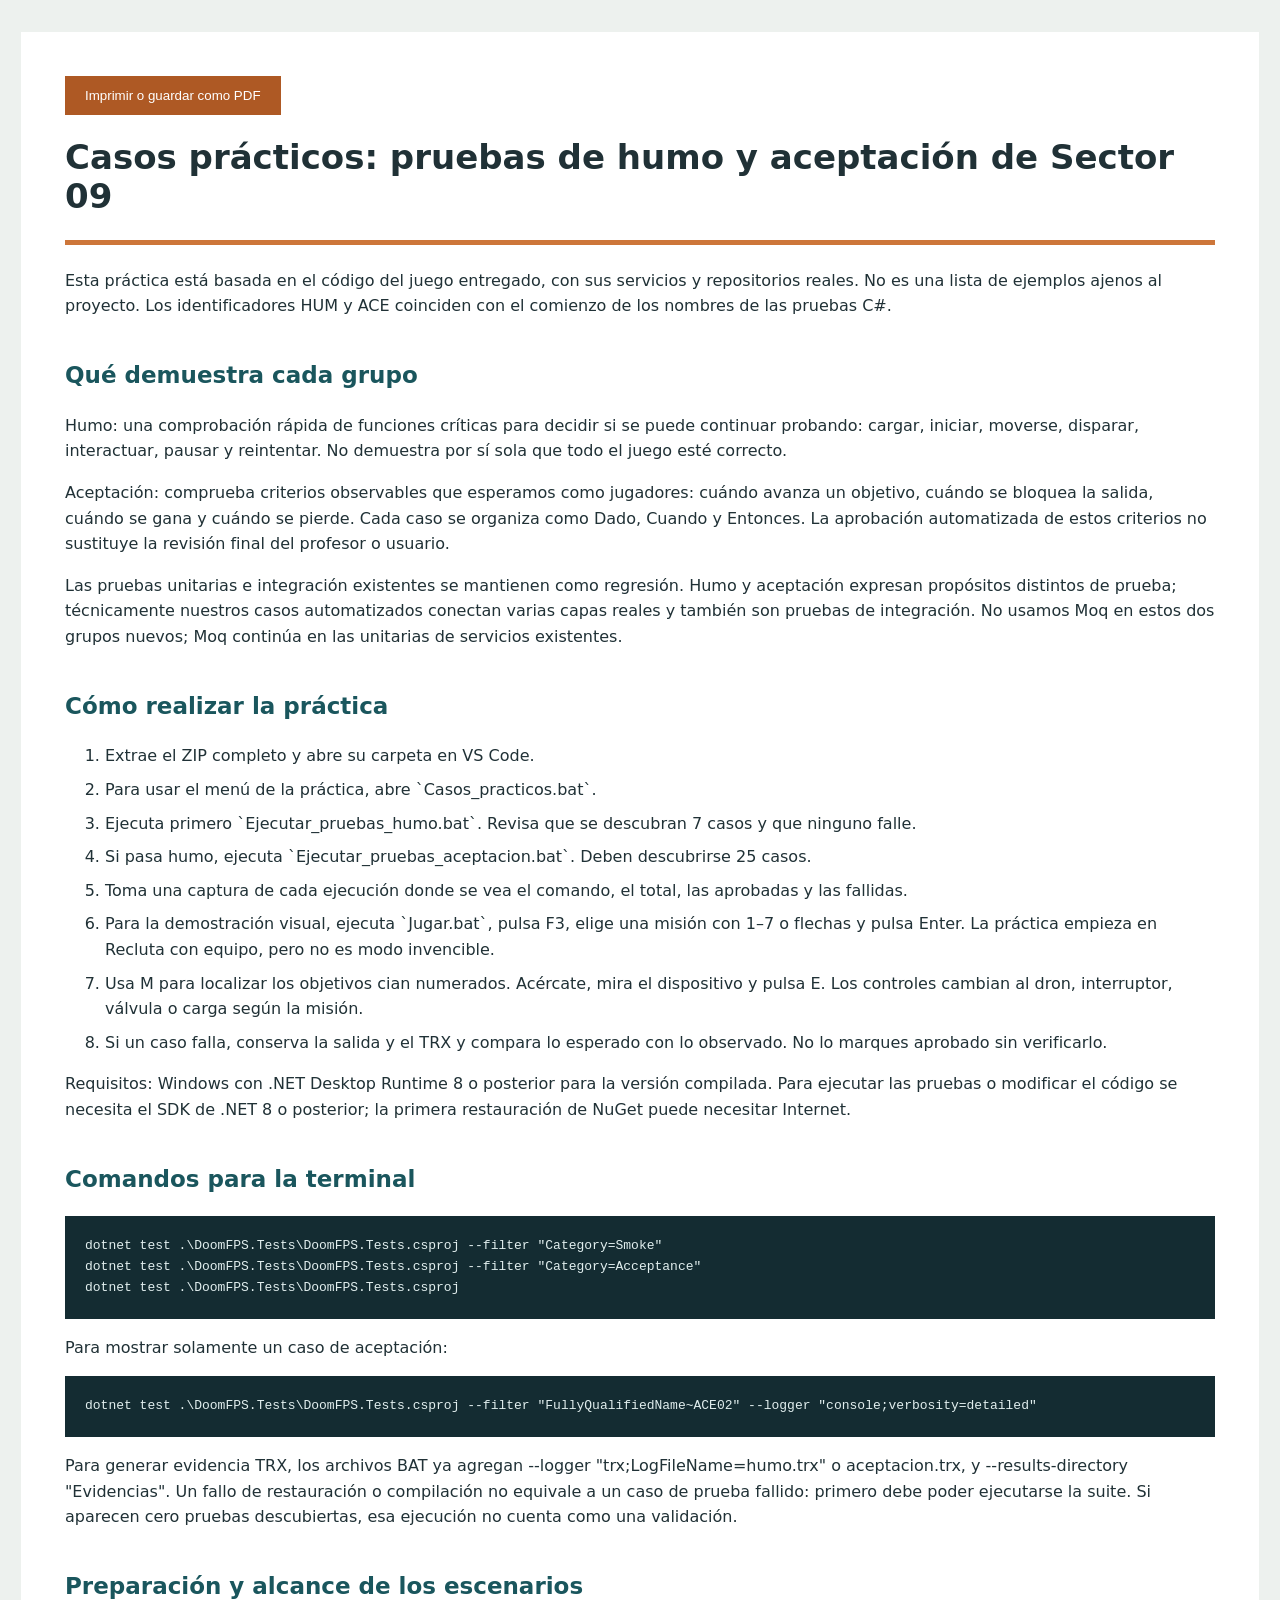
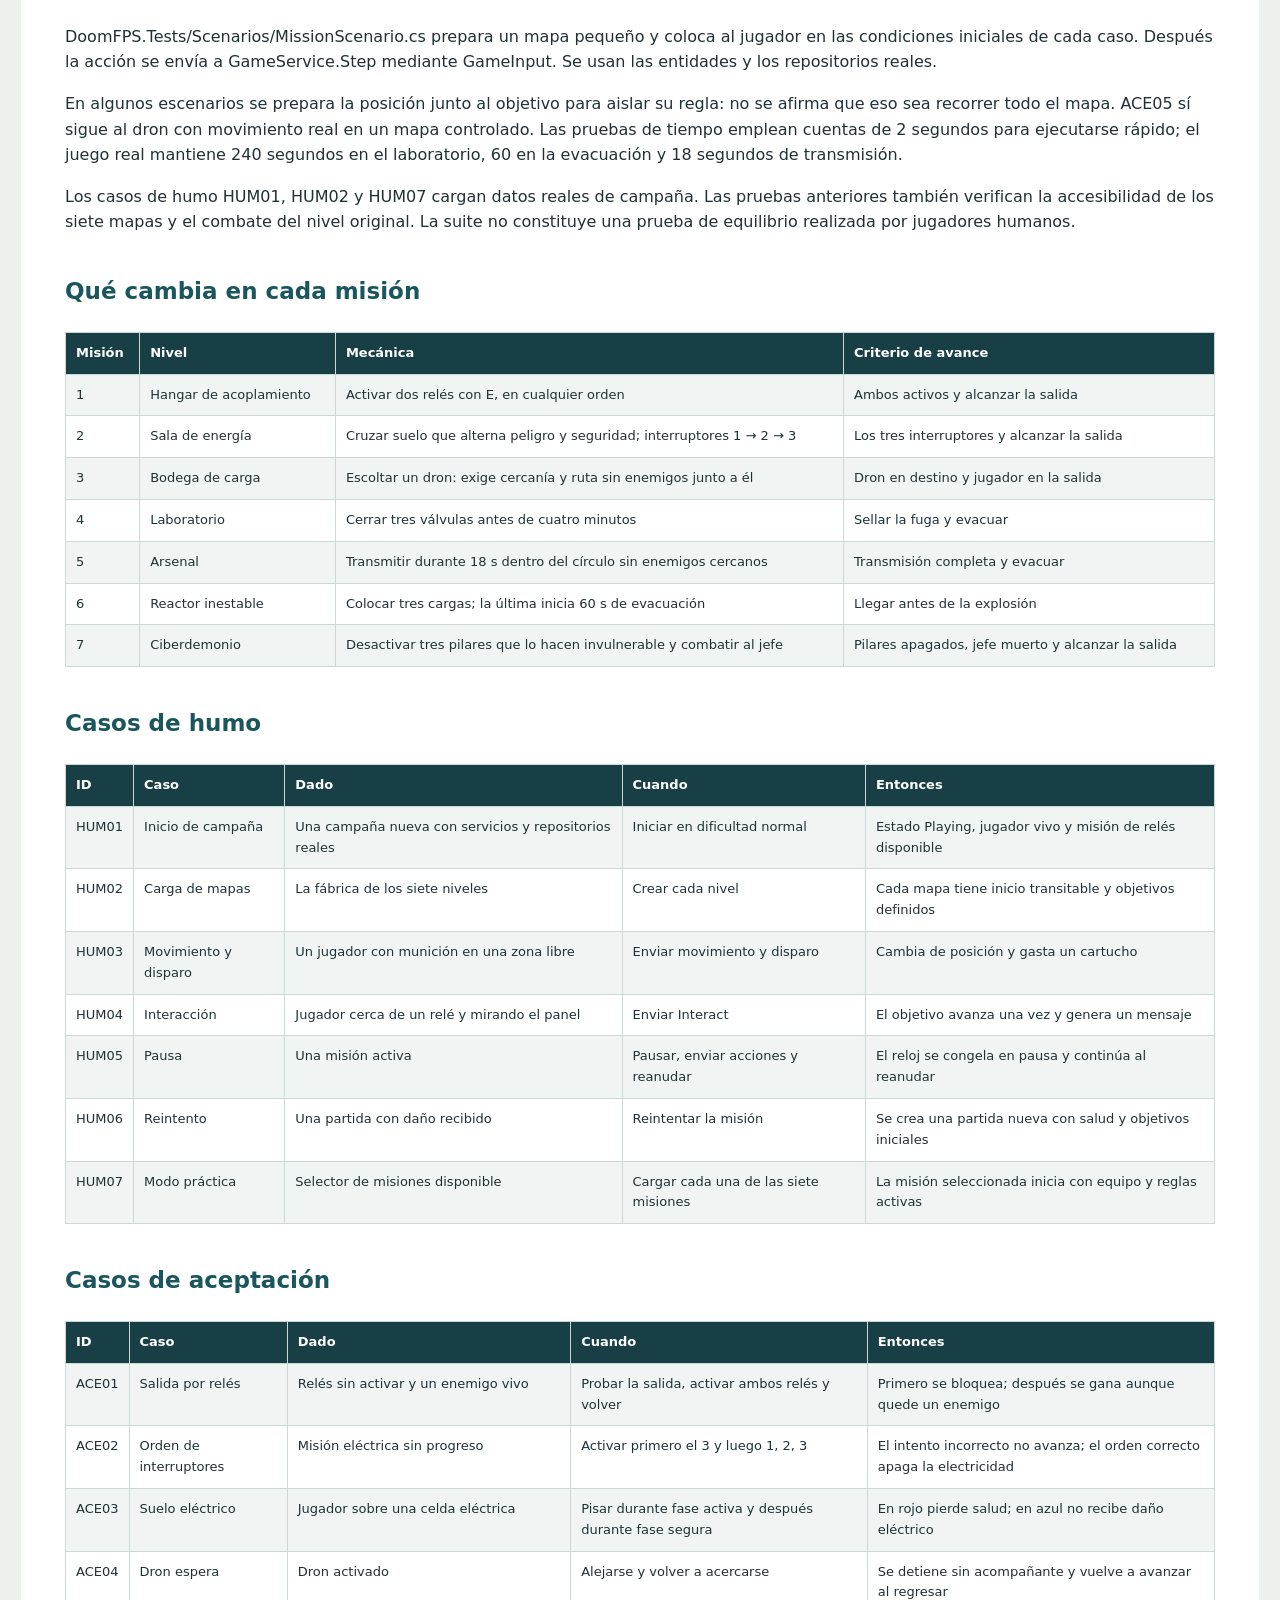
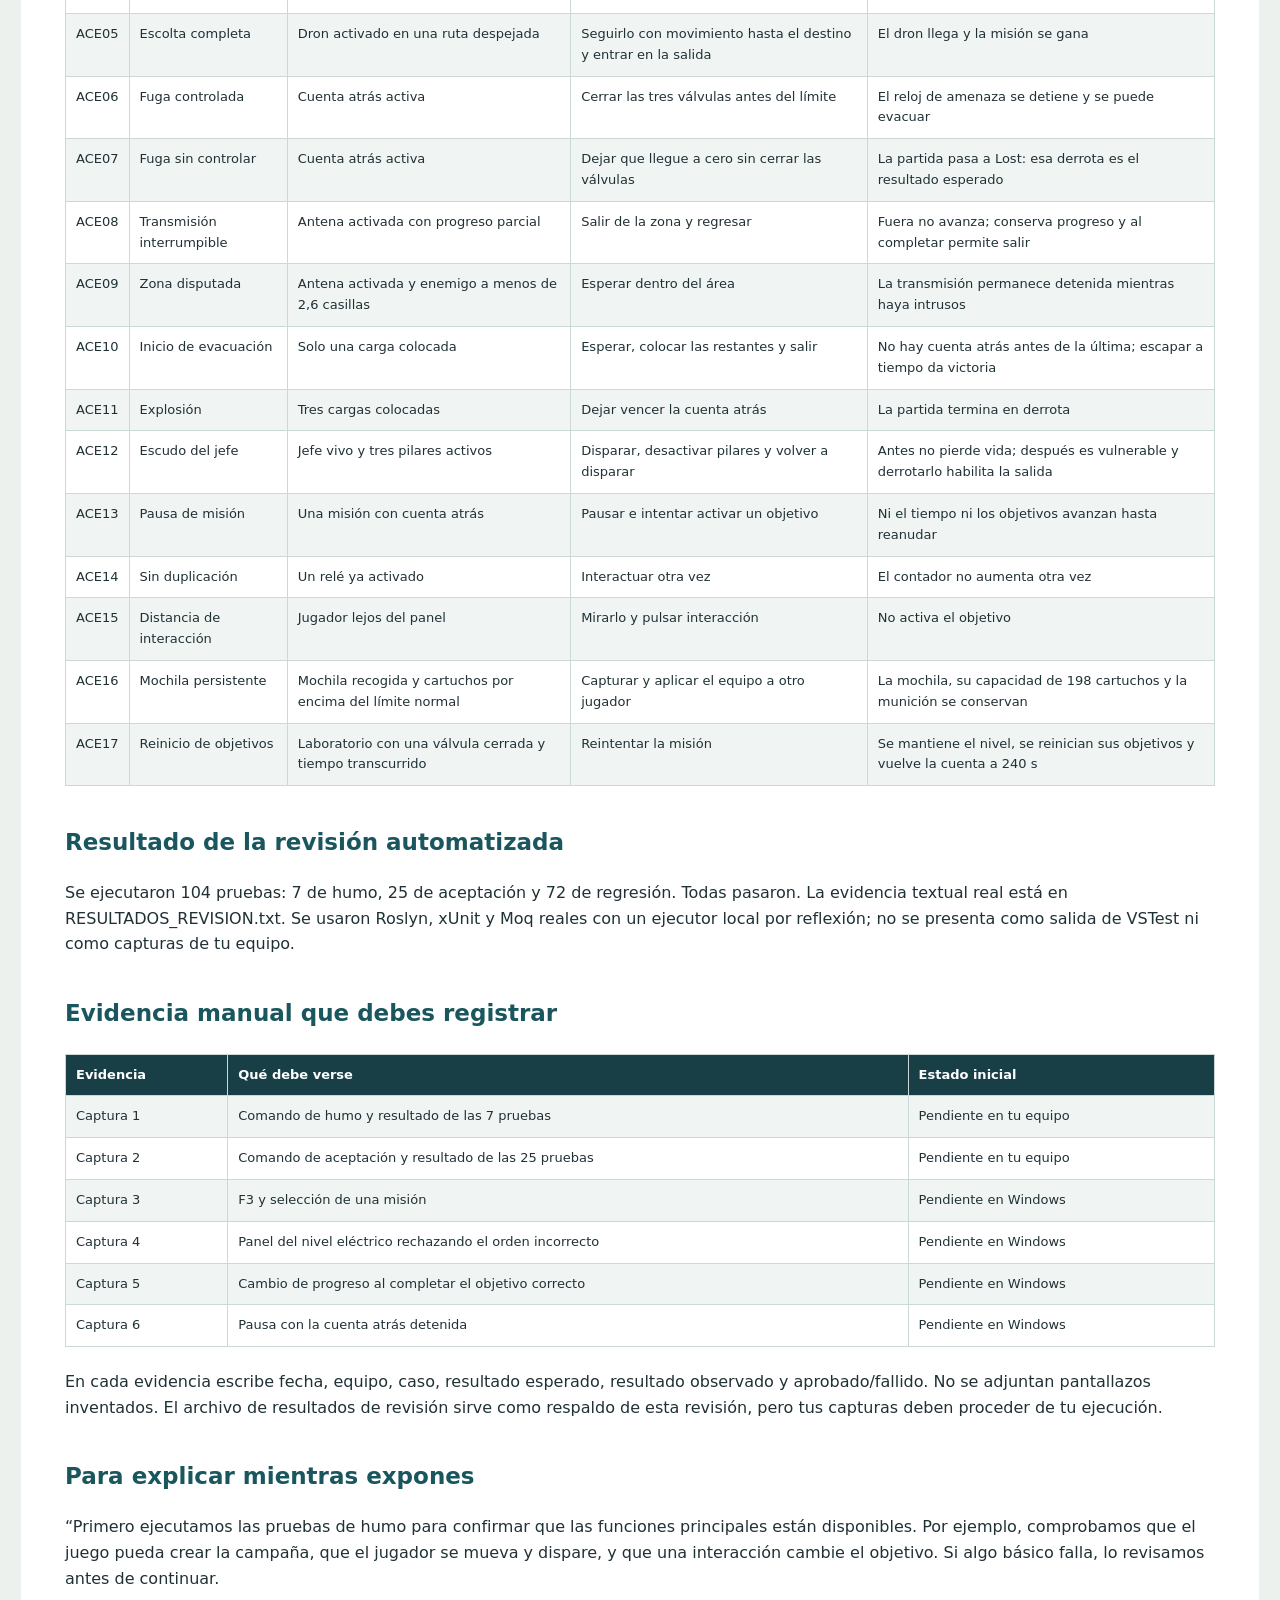
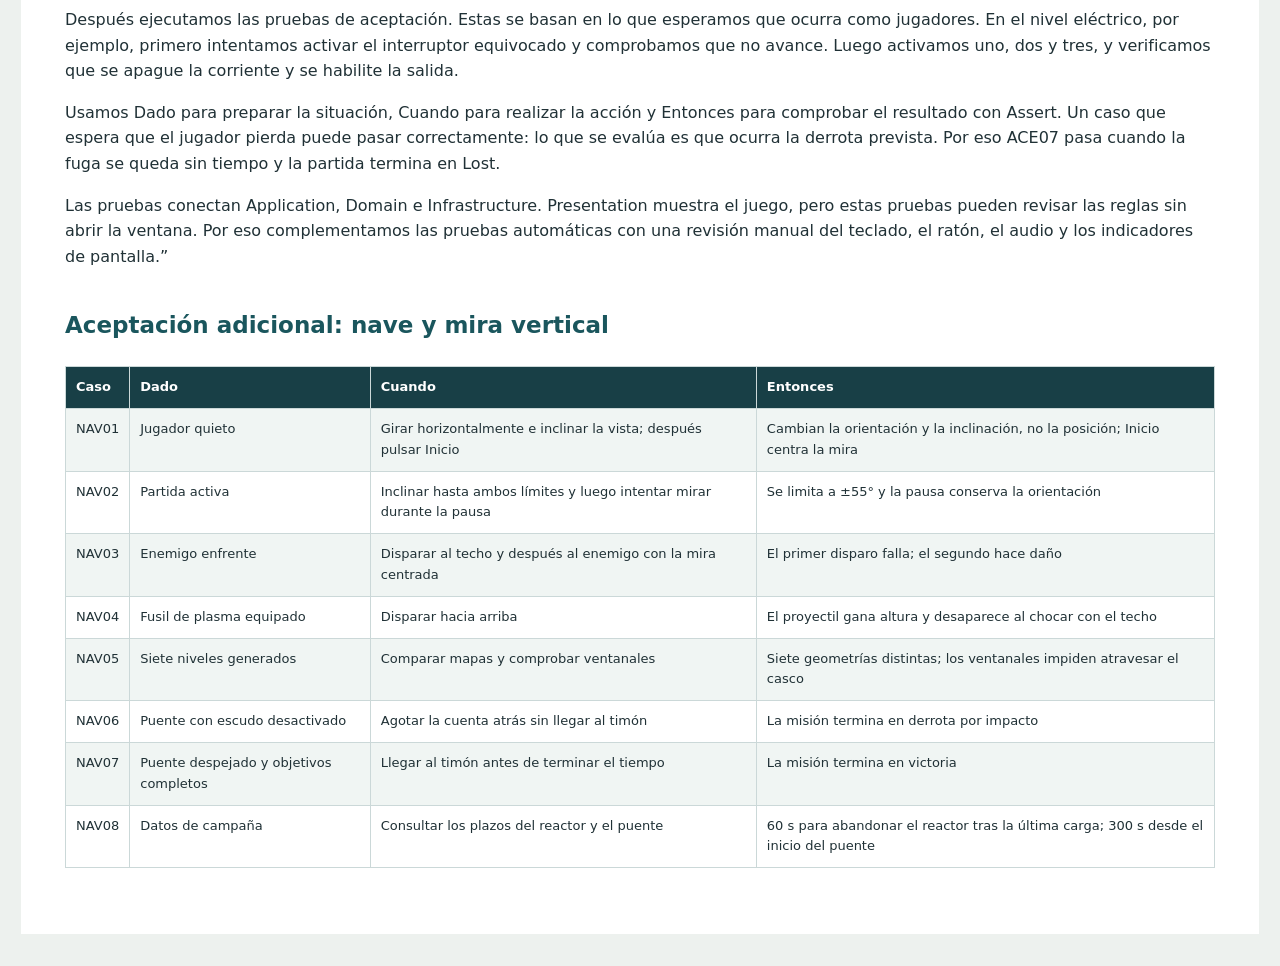
<file: docs/CASOS_PRACTICOS.html>
<!doctype html><html lang="es"><meta charset="utf-8"><meta name="viewport" content="width=device-width,initial-scale=1"><title>Sector 09 · Casos prácticos</title><style>
body{font:16px/1.6 system-ui,sans-serif;color:#203136;background:#edf1ee;margin:0}main{max-width:1150px;margin:32px auto;background:white;padding:44px}h1{font-size:34px;line-height:1.15;border-bottom:5px solid #cd763a;padding-bottom:24px}h2{font-size:23px;color:#1a565d;margin-top:38px}table{border-collapse:collapse;width:100%;font-size:13px;margin:22px 0}td{border:1px solid #cbd8d8;padding:10px;vertical-align:top}tr:first-child{background:#183f46;color:white;font-weight:700}tr:nth-child(even){background:#f0f5f3}pre{background:#142c32;color:#e1eeee;padding:20px;overflow:auto;font-size:13px}li{margin:8px 0}button{background:#ae5924;color:white;border:0;padding:12px 20px;cursor:pointer} @media print{body{background:white;font-size:11px}main{margin:0;padding:0}button{display:none}h2{break-after:avoid}tr{break-inside:avoid}td{padding:6px}table{font-size:10px}pre{white-space:pre-wrap} @page{size:A4 landscape;margin:15mm}}
</style><main><button onclick="window.print()">Imprimir o guardar como PDF</button><h1>Casos prácticos: pruebas de humo y aceptación de Sector 09</h1><p>Esta práctica está basada en el código del juego entregado, con sus servicios y repositorios reales. No es una lista de ejemplos ajenos al proyecto. Los identificadores HUM y ACE coinciden con el comienzo de los nombres de las pruebas C#.</p><h2>Qué demuestra cada grupo</h2><p>Humo: una comprobación rápida de funciones críticas para decidir si se puede continuar probando: cargar, iniciar, moverse, disparar, interactuar, pausar y reintentar. No demuestra por sí sola que todo el juego esté correcto.</p><p>Aceptación: comprueba criterios observables que esperamos como jugadores: cuándo avanza un objetivo, cuándo se bloquea la salida, cuándo se gana y cuándo se pierde. Cada caso se organiza como Dado, Cuando y Entonces. La aprobación automatizada de estos criterios no sustituye la revisión final del profesor o usuario.</p><p>Las pruebas unitarias e integración existentes se mantienen como regresión. Humo y aceptación expresan propósitos distintos de prueba; técnicamente nuestros casos automatizados conectan varias capas reales y también son pruebas de integración. No usamos Moq en estos dos grupos nuevos; Moq continúa en las unitarias de servicios existentes.</p><h2>Cómo realizar la práctica</h2><ol><li>Extrae el ZIP completo y abre su carpeta en VS Code.</li><li>Para usar el menú de la práctica, abre `Casos_practicos.bat`.</li><li>Ejecuta primero `Ejecutar_pruebas_humo.bat`. Revisa que se descubran 7 casos y que ninguno falle.</li><li>Si pasa humo, ejecuta `Ejecutar_pruebas_aceptacion.bat`. Deben descubrirse 25 casos.</li><li>Toma una captura de cada ejecución donde se vea el comando, el total, las aprobadas y las fallidas.</li><li>Para la demostración visual, ejecuta `Jugar.bat`, pulsa F3, elige una misión con 1–7 o flechas y pulsa Enter. La práctica empieza en Recluta con equipo, pero no es modo invencible.</li><li>Usa M para localizar los objetivos cian numerados. Acércate, mira el dispositivo y pulsa E. Los controles cambian al dron, interruptor, válvula o carga según la misión.</li><li>Si un caso falla, conserva la salida y el TRX y compara lo esperado con lo observado. No lo marques aprobado sin verificarlo.</li></ol><p>Requisitos: Windows con .NET Desktop Runtime 8 o posterior para la versión compilada. Para ejecutar las pruebas o modificar el código se necesita el SDK de .NET 8 o posterior; la primera restauración de NuGet puede necesitar Internet.</p><h2>Comandos para la terminal</h2><pre><code>dotnet test .\DoomFPS.Tests\DoomFPS.Tests.csproj --filter &quot;Category=Smoke&quot;
dotnet test .\DoomFPS.Tests\DoomFPS.Tests.csproj --filter &quot;Category=Acceptance&quot;
dotnet test .\DoomFPS.Tests\DoomFPS.Tests.csproj
</code></pre><p>Para mostrar solamente un caso de aceptación:</p><pre><code>dotnet test .\DoomFPS.Tests\DoomFPS.Tests.csproj --filter &quot;FullyQualifiedName~ACE02&quot; --logger &quot;console;verbosity=detailed&quot;
</code></pre><p>Para generar evidencia TRX, los archivos BAT ya agregan --logger &quot;trx;LogFileName=humo.trx&quot; o aceptacion.trx, y --results-directory &quot;Evidencias&quot;. Un fallo de restauración o compilación no equivale a un caso de prueba fallido: primero debe poder ejecutarse la suite. Si aparecen cero pruebas descubiertas, esa ejecución no cuenta como una validación.</p><h2>Preparación y alcance de los escenarios</h2><p>DoomFPS.Tests/Scenarios/MissionScenario.cs prepara un mapa pequeño y coloca al jugador en las condiciones iniciales de cada caso. Después la acción se envía a GameService.Step mediante GameInput. Se usan las entidades y los repositorios reales.</p><p>En algunos escenarios se prepara la posición junto al objetivo para aislar su regla: no se afirma que eso sea recorrer todo el mapa. ACE05 sí sigue al dron con movimiento real en un mapa controlado. Las pruebas de tiempo emplean cuentas de 2 segundos para ejecutarse rápido; el juego real mantiene 240 segundos en el laboratorio, 60 en la evacuación y 18 segundos de transmisión.</p><p>Los casos de humo HUM01, HUM02 y HUM07 cargan datos reales de campaña. Las pruebas anteriores también verifican la accesibilidad de los siete mapas y el combate del nivel original. La suite no constituye una prueba de equilibrio realizada por jugadores humanos.</p><h2>Qué cambia en cada misión</h2><table><tr><td>Misión</td><td>Nivel</td><td>Mecánica</td><td>Criterio de avance</td></tr><tr><td>1</td><td>Hangar de acoplamiento</td><td>Activar dos relés con E, en cualquier orden</td><td>Ambos activos y alcanzar la salida</td></tr><tr><td>2</td><td>Sala de energía</td><td>Cruzar suelo que alterna peligro y seguridad; interruptores 1 → 2 → 3</td><td>Los tres interruptores y alcanzar la salida</td></tr><tr><td>3</td><td>Bodega de carga</td><td>Escoltar un dron: exige cercanía y ruta sin enemigos junto a él</td><td>Dron en destino y jugador en la salida</td></tr><tr><td>4</td><td>Laboratorio</td><td>Cerrar tres válvulas antes de cuatro minutos</td><td>Sellar la fuga y evacuar</td></tr><tr><td>5</td><td>Arsenal</td><td>Transmitir durante 18 s dentro del círculo sin enemigos cercanos</td><td>Transmisión completa y evacuar</td></tr><tr><td>6</td><td>Reactor inestable</td><td>Colocar tres cargas; la última inicia 60 s de evacuación</td><td>Llegar antes de la explosión</td></tr><tr><td>7</td><td>Ciberdemonio</td><td>Desactivar tres pilares que lo hacen invulnerable y combatir al jefe</td><td>Pilares apagados, jefe muerto y alcanzar la salida</td></tr></table><h2>Casos de humo</h2><table><tr><td>ID</td><td>Caso</td><td>Dado</td><td>Cuando</td><td>Entonces</td></tr><tr><td>HUM01</td><td>Inicio de campaña</td><td>Una campaña nueva con servicios y repositorios reales</td><td>Iniciar en dificultad normal</td><td>Estado Playing, jugador vivo y misión de relés disponible</td></tr><tr><td>HUM02</td><td>Carga de mapas</td><td>La fábrica de los siete niveles</td><td>Crear cada nivel</td><td>Cada mapa tiene inicio transitable y objetivos definidos</td></tr><tr><td>HUM03</td><td>Movimiento y disparo</td><td>Un jugador con munición en una zona libre</td><td>Enviar movimiento y disparo</td><td>Cambia de posición y gasta un cartucho</td></tr><tr><td>HUM04</td><td>Interacción</td><td>Jugador cerca de un relé y mirando el panel</td><td>Enviar Interact</td><td>El objetivo avanza una vez y genera un mensaje</td></tr><tr><td>HUM05</td><td>Pausa</td><td>Una misión activa</td><td>Pausar, enviar acciones y reanudar</td><td>El reloj se congela en pausa y continúa al reanudar</td></tr><tr><td>HUM06</td><td>Reintento</td><td>Una partida con daño recibido</td><td>Reintentar la misión</td><td>Se crea una partida nueva con salud y objetivos iniciales</td></tr><tr><td>HUM07</td><td>Modo práctica</td><td>Selector de misiones disponible</td><td>Cargar cada una de las siete misiones</td><td>La misión seleccionada inicia con equipo y reglas activas</td></tr></table><h2>Casos de aceptación</h2><table><tr><td>ID</td><td>Caso</td><td>Dado</td><td>Cuando</td><td>Entonces</td></tr><tr><td>ACE01</td><td>Salida por relés</td><td>Relés sin activar y un enemigo vivo</td><td>Probar la salida, activar ambos relés y volver</td><td>Primero se bloquea; después se gana aunque quede un enemigo</td></tr><tr><td>ACE02</td><td>Orden de interruptores</td><td>Misión eléctrica sin progreso</td><td>Activar primero el 3 y luego 1, 2, 3</td><td>El intento incorrecto no avanza; el orden correcto apaga la electricidad</td></tr><tr><td>ACE03</td><td>Suelo eléctrico</td><td>Jugador sobre una celda eléctrica</td><td>Pisar durante fase activa y después durante fase segura</td><td>En rojo pierde salud; en azul no recibe daño eléctrico</td></tr><tr><td>ACE04</td><td>Dron espera</td><td>Dron activado</td><td>Alejarse y volver a acercarse</td><td>Se detiene sin acompañante y vuelve a avanzar al regresar</td></tr><tr><td>ACE05</td><td>Escolta completa</td><td>Dron activado en una ruta despejada</td><td>Seguirlo con movimiento hasta el destino y entrar en la salida</td><td>El dron llega y la misión se gana</td></tr><tr><td>ACE06</td><td>Fuga controlada</td><td>Cuenta atrás activa</td><td>Cerrar las tres válvulas antes del límite</td><td>El reloj de amenaza se detiene y se puede evacuar</td></tr><tr><td>ACE07</td><td>Fuga sin controlar</td><td>Cuenta atrás activa</td><td>Dejar que llegue a cero sin cerrar las válvulas</td><td>La partida pasa a Lost: esa derrota es el resultado esperado</td></tr><tr><td>ACE08</td><td>Transmisión interrumpible</td><td>Antena activada con progreso parcial</td><td>Salir de la zona y regresar</td><td>Fuera no avanza; conserva progreso y al completar permite salir</td></tr><tr><td>ACE09</td><td>Zona disputada</td><td>Antena activada y enemigo a menos de 2,6 casillas</td><td>Esperar dentro del área</td><td>La transmisión permanece detenida mientras haya intrusos</td></tr><tr><td>ACE10</td><td>Inicio de evacuación</td><td>Solo una carga colocada</td><td>Esperar, colocar las restantes y salir</td><td>No hay cuenta atrás antes de la última; escapar a tiempo da victoria</td></tr><tr><td>ACE11</td><td>Explosión</td><td>Tres cargas colocadas</td><td>Dejar vencer la cuenta atrás</td><td>La partida termina en derrota</td></tr><tr><td>ACE12</td><td>Escudo del jefe</td><td>Jefe vivo y tres pilares activos</td><td>Disparar, desactivar pilares y volver a disparar</td><td>Antes no pierde vida; después es vulnerable y derrotarlo habilita la salida</td></tr><tr><td>ACE13</td><td>Pausa de misión</td><td>Una misión con cuenta atrás</td><td>Pausar e intentar activar un objetivo</td><td>Ni el tiempo ni los objetivos avanzan hasta reanudar</td></tr><tr><td>ACE14</td><td>Sin duplicación</td><td>Un relé ya activado</td><td>Interactuar otra vez</td><td>El contador no aumenta otra vez</td></tr><tr><td>ACE15</td><td>Distancia de interacción</td><td>Jugador lejos del panel</td><td>Mirarlo y pulsar interacción</td><td>No activa el objetivo</td></tr><tr><td>ACE16</td><td>Mochila persistente</td><td>Mochila recogida y cartuchos por encima del límite normal</td><td>Capturar y aplicar el equipo a otro jugador</td><td>La mochila, su capacidad de 198 cartuchos y la munición se conservan</td></tr><tr><td>ACE17</td><td>Reinicio de objetivos</td><td>Laboratorio con una válvula cerrada y tiempo transcurrido</td><td>Reintentar la misión</td><td>Se mantiene el nivel, se reinician sus objetivos y vuelve la cuenta a 240 s</td></tr></table><h2>Resultado de la revisión automatizada</h2><p>Se ejecutaron 104 pruebas: 7 de humo, 25 de aceptación y 72 de regresión. Todas pasaron. La evidencia textual real está en RESULTADOS_REVISION.txt. Se usaron Roslyn, xUnit y Moq reales con un ejecutor local por reflexión; no se presenta como salida de VSTest ni como capturas de tu equipo.</p><h2>Evidencia manual que debes registrar</h2><table><tr><td>Evidencia</td><td>Qué debe verse</td><td>Estado inicial</td></tr><tr><td>Captura 1</td><td>Comando de humo y resultado de las 7 pruebas</td><td>Pendiente en tu equipo</td></tr><tr><td>Captura 2</td><td>Comando de aceptación y resultado de las 25 pruebas</td><td>Pendiente en tu equipo</td></tr><tr><td>Captura 3</td><td>F3 y selección de una misión</td><td>Pendiente en Windows</td></tr><tr><td>Captura 4</td><td>Panel del nivel eléctrico rechazando el orden incorrecto</td><td>Pendiente en Windows</td></tr><tr><td>Captura 5</td><td>Cambio de progreso al completar el objetivo correcto</td><td>Pendiente en Windows</td></tr><tr><td>Captura 6</td><td>Pausa con la cuenta atrás detenida</td><td>Pendiente en Windows</td></tr></table><p>En cada evidencia escribe fecha, equipo, caso, resultado esperado, resultado observado y aprobado/fallido. No se adjuntan pantallazos inventados. El archivo de resultados de revisión sirve como respaldo de esta revisión, pero tus capturas deben proceder de tu ejecución.</p><h2>Para explicar mientras expones</h2><p>“Primero ejecutamos las pruebas de humo para confirmar que las funciones principales están disponibles. Por ejemplo, comprobamos que el juego pueda crear la campaña, que el jugador se mueva y dispare, y que una interacción cambie el objetivo. Si algo básico falla, lo revisamos antes de continuar.</p><p>Después ejecutamos las pruebas de aceptación. Estas se basan en lo que esperamos que ocurra como jugadores. En el nivel eléctrico, por ejemplo, primero intentamos activar el interruptor equivocado y comprobamos que no avance. Luego activamos uno, dos y tres, y verificamos que se apague la corriente y se habilite la salida.</p><p>Usamos Dado para preparar la situación, Cuando para realizar la acción y Entonces para comprobar el resultado con Assert. Un caso que espera que el jugador pierda puede pasar correctamente: lo que se evalúa es que ocurra la derrota prevista. Por eso ACE07 pasa cuando la fuga se queda sin tiempo y la partida termina en Lost.</p><p>Las pruebas conectan Application, Domain e Infrastructure. Presentation muestra el juego, pero estas pruebas pueden revisar las reglas sin abrir la ventana. Por eso complementamos las pruebas automáticas con una revisión manual del teclado, el ratón, el audio y los indicadores de pantalla.”</p><h2>Aceptación adicional: nave y mira vertical</h2><table><tr><td>Caso</td><td>Dado</td><td>Cuando</td><td>Entonces</td></tr><tr><td>NAV01</td><td>Jugador quieto</td><td>Girar horizontalmente e inclinar la vista; después pulsar Inicio</td><td>Cambian la orientación y la inclinación, no la posición; Inicio centra la mira</td></tr><tr><td>NAV02</td><td>Partida activa</td><td>Inclinar hasta ambos límites y luego intentar mirar durante la pausa</td><td>Se limita a ±55° y la pausa conserva la orientación</td></tr><tr><td>NAV03</td><td>Enemigo enfrente</td><td>Disparar al techo y después al enemigo con la mira centrada</td><td>El primer disparo falla; el segundo hace daño</td></tr><tr><td>NAV04</td><td>Fusil de plasma equipado</td><td>Disparar hacia arriba</td><td>El proyectil gana altura y desaparece al chocar con el techo</td></tr><tr><td>NAV05</td><td>Siete niveles generados</td><td>Comparar mapas y comprobar ventanales</td><td>Siete geometrías distintas; los ventanales impiden atravesar el casco</td></tr><tr><td>NAV06</td><td>Puente con escudo desactivado</td><td>Agotar la cuenta atrás sin llegar al timón</td><td>La misión termina en derrota por impacto</td></tr><tr><td>NAV07</td><td>Puente despejado y objetivos completos</td><td>Llegar al timón antes de terminar el tiempo</td><td>La misión termina en victoria</td></tr><tr><td>NAV08</td><td>Datos de campaña</td><td>Consultar los plazos del reactor y el puente</td><td>60 s para abandonar el reactor tras la última carga; 300 s desde el inicio del puente</td></tr></table></main></html>
</file>
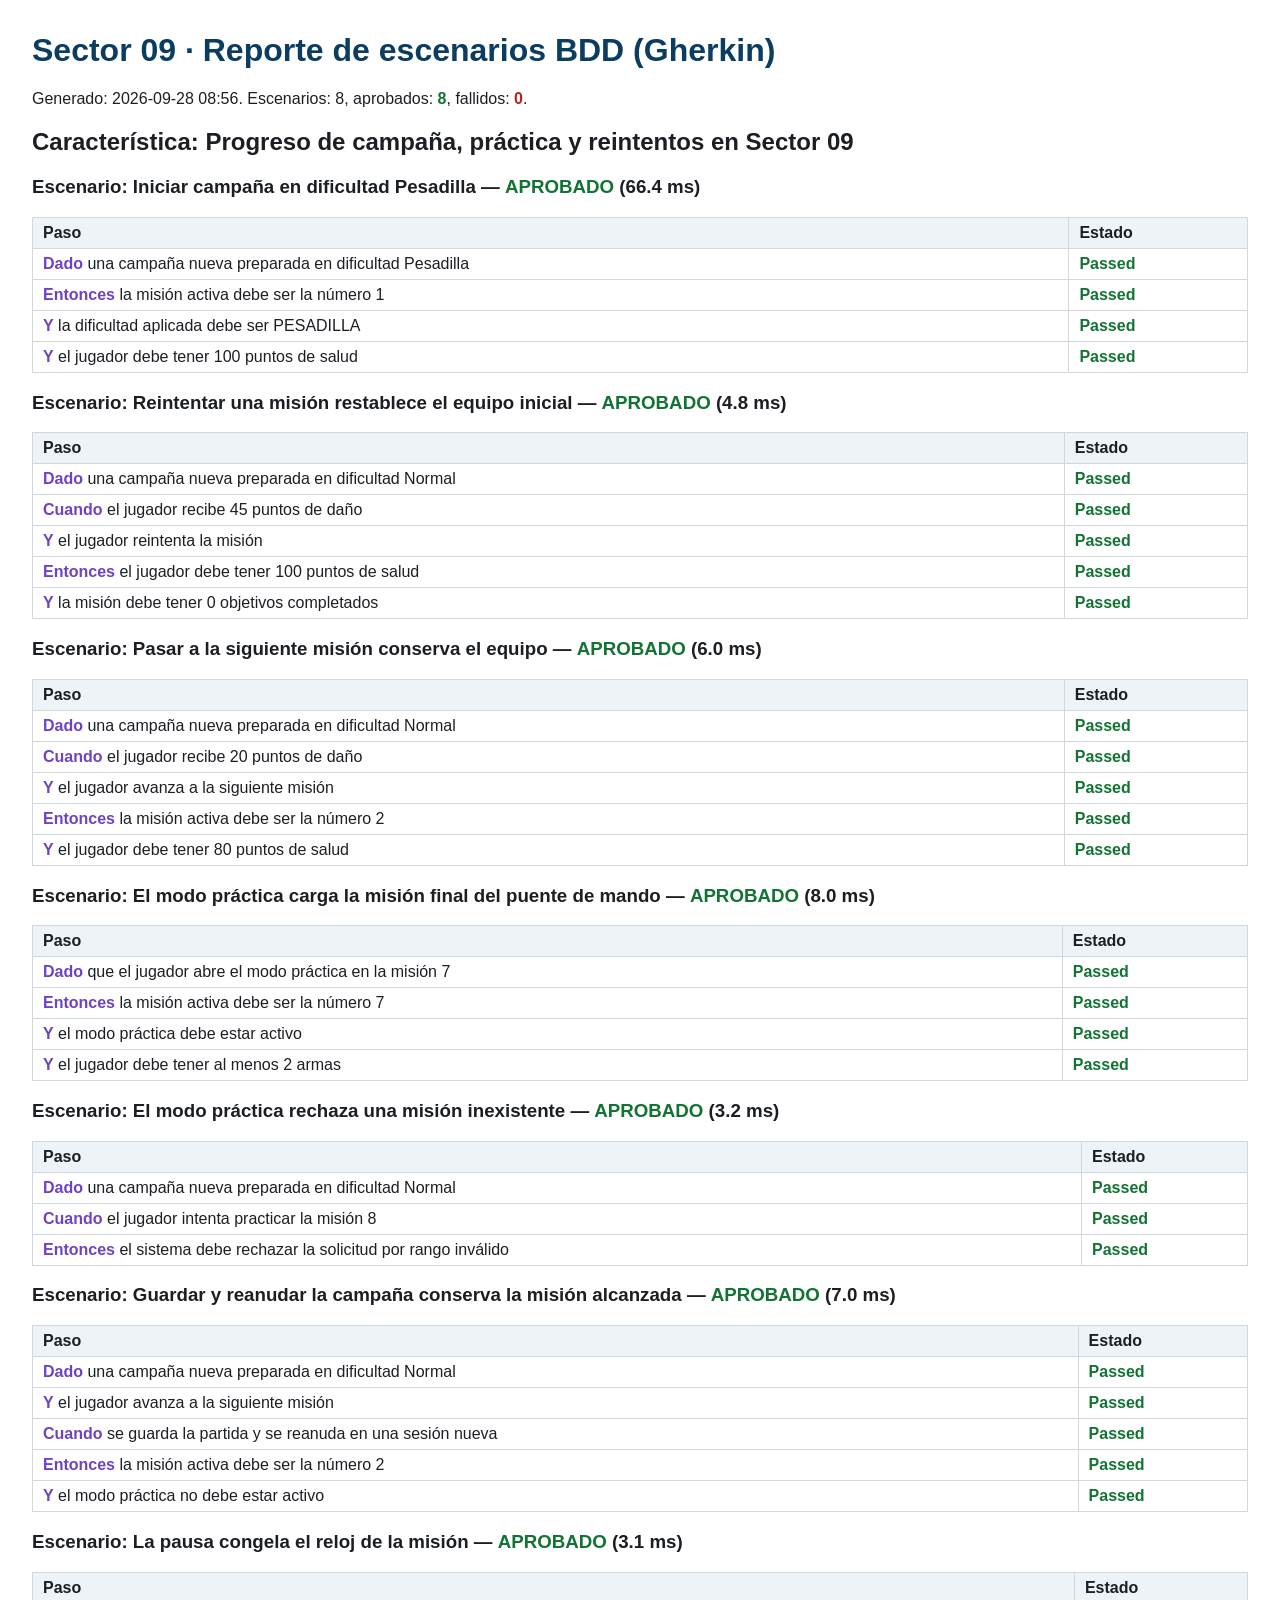
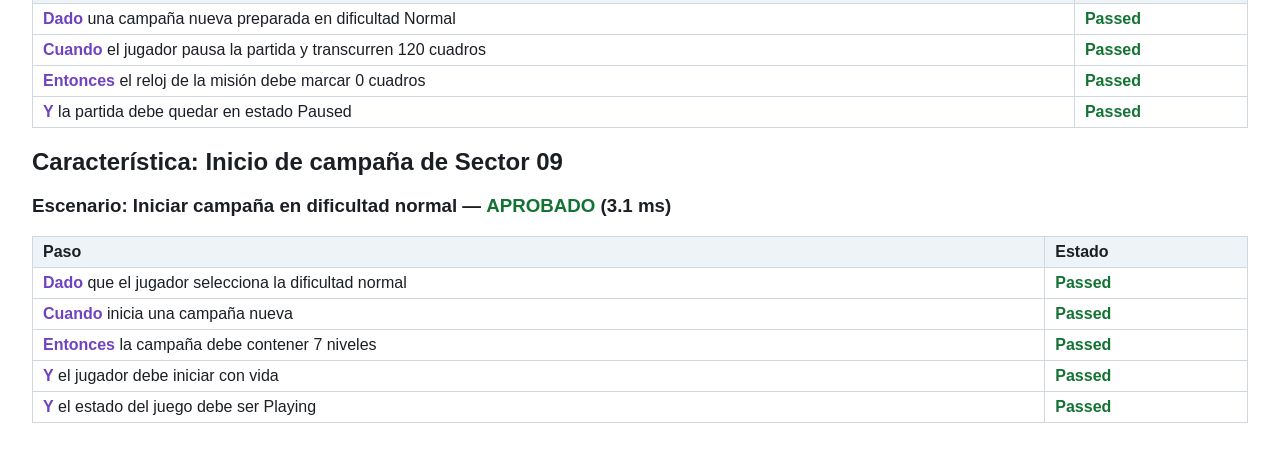
<file: Evidencias/04_Aceptacion_BDD/04_bdd_reporte.html>
<!doctype html><html lang='es'><head><meta charset='utf-8'><title>Sector 09 - Reporte BDD</title><style>body{font-family:Segoe UI,Arial,sans-serif;margin:32px;color:#1b1f24}h1{color:#0b3d61}.ok{color:#137333;font-weight:600}.ko{color:#b3261e;font-weight:600}table{border-collapse:collapse;width:100%;margin:12px 0}td,th{border:1px solid #d0d7de;padding:6px 10px;text-align:left}th{background:#eef3f8}.kw{color:#6f42c1;font-weight:600}</style></head><body><h1>Sector 09 · Reporte de escenarios BDD (Gherkin)</h1><p>Generado: 2026-09-28 08:56. Escenarios: 8, aprobados: <span class='ok'>8</span>, fallidos: <span class='ko'>0</span>.</p><h2>Característica: Progreso de campaña, práctica y reintentos en Sector 09</h2><h3>Escenario: Iniciar campaña en dificultad Pesadilla — <span class='ok'>APROBADO</span> (66.4 ms)</h3><table><tr><th>Paso</th><th>Estado</th></tr><tr><td><span class='kw'>Dado</span> una campa&#241;a nueva preparada en dificultad Pesadilla</td><td class='ok'>Passed</td></tr><tr><td><span class='kw'>Entonces</span> la misi&#243;n activa debe ser la n&#250;mero 1</td><td class='ok'>Passed</td></tr><tr><td><span class='kw'>Y</span> la dificultad aplicada debe ser PESADILLA</td><td class='ok'>Passed</td></tr><tr><td><span class='kw'>Y</span> el jugador debe tener 100 puntos de salud</td><td class='ok'>Passed</td></tr></table><h3>Escenario: Reintentar una misión restablece el equipo inicial — <span class='ok'>APROBADO</span> (4.8 ms)</h3><table><tr><th>Paso</th><th>Estado</th></tr><tr><td><span class='kw'>Dado</span> una campa&#241;a nueva preparada en dificultad Normal</td><td class='ok'>Passed</td></tr><tr><td><span class='kw'>Cuando</span> el jugador recibe 45 puntos de da&#241;o</td><td class='ok'>Passed</td></tr><tr><td><span class='kw'>Y</span> el jugador reintenta la misi&#243;n</td><td class='ok'>Passed</td></tr><tr><td><span class='kw'>Entonces</span> el jugador debe tener 100 puntos de salud</td><td class='ok'>Passed</td></tr><tr><td><span class='kw'>Y</span> la misi&#243;n debe tener 0 objetivos completados</td><td class='ok'>Passed</td></tr></table><h3>Escenario: Pasar a la siguiente misión conserva el equipo — <span class='ok'>APROBADO</span> (6.0 ms)</h3><table><tr><th>Paso</th><th>Estado</th></tr><tr><td><span class='kw'>Dado</span> una campa&#241;a nueva preparada en dificultad Normal</td><td class='ok'>Passed</td></tr><tr><td><span class='kw'>Cuando</span> el jugador recibe 20 puntos de da&#241;o</td><td class='ok'>Passed</td></tr><tr><td><span class='kw'>Y</span> el jugador avanza a la siguiente misi&#243;n</td><td class='ok'>Passed</td></tr><tr><td><span class='kw'>Entonces</span> la misi&#243;n activa debe ser la n&#250;mero 2</td><td class='ok'>Passed</td></tr><tr><td><span class='kw'>Y</span> el jugador debe tener 80 puntos de salud</td><td class='ok'>Passed</td></tr></table><h3>Escenario: El modo práctica carga la misión final del puente de mando — <span class='ok'>APROBADO</span> (8.0 ms)</h3><table><tr><th>Paso</th><th>Estado</th></tr><tr><td><span class='kw'>Dado</span> que el jugador abre el modo pr&#225;ctica en la misi&#243;n 7</td><td class='ok'>Passed</td></tr><tr><td><span class='kw'>Entonces</span> la misi&#243;n activa debe ser la n&#250;mero 7</td><td class='ok'>Passed</td></tr><tr><td><span class='kw'>Y</span> el modo pr&#225;ctica debe estar activo</td><td class='ok'>Passed</td></tr><tr><td><span class='kw'>Y</span> el jugador debe tener al menos 2 armas</td><td class='ok'>Passed</td></tr></table><h3>Escenario: El modo práctica rechaza una misión inexistente — <span class='ok'>APROBADO</span> (3.2 ms)</h3><table><tr><th>Paso</th><th>Estado</th></tr><tr><td><span class='kw'>Dado</span> una campa&#241;a nueva preparada en dificultad Normal</td><td class='ok'>Passed</td></tr><tr><td><span class='kw'>Cuando</span> el jugador intenta practicar la misi&#243;n 8</td><td class='ok'>Passed</td></tr><tr><td><span class='kw'>Entonces</span> el sistema debe rechazar la solicitud por rango inv&#225;lido</td><td class='ok'>Passed</td></tr></table><h3>Escenario: Guardar y reanudar la campaña conserva la misión alcanzada — <span class='ok'>APROBADO</span> (7.0 ms)</h3><table><tr><th>Paso</th><th>Estado</th></tr><tr><td><span class='kw'>Dado</span> una campa&#241;a nueva preparada en dificultad Normal</td><td class='ok'>Passed</td></tr><tr><td><span class='kw'>Y</span> el jugador avanza a la siguiente misi&#243;n</td><td class='ok'>Passed</td></tr><tr><td><span class='kw'>Cuando</span> se guarda la partida y se reanuda en una sesi&#243;n nueva</td><td class='ok'>Passed</td></tr><tr><td><span class='kw'>Entonces</span> la misi&#243;n activa debe ser la n&#250;mero 2</td><td class='ok'>Passed</td></tr><tr><td><span class='kw'>Y</span> el modo pr&#225;ctica no debe estar activo</td><td class='ok'>Passed</td></tr></table><h3>Escenario: La pausa congela el reloj de la misión — <span class='ok'>APROBADO</span> (3.1 ms)</h3><table><tr><th>Paso</th><th>Estado</th></tr><tr><td><span class='kw'>Dado</span> una campa&#241;a nueva preparada en dificultad Normal</td><td class='ok'>Passed</td></tr><tr><td><span class='kw'>Cuando</span> el jugador pausa la partida y transcurren 120 cuadros</td><td class='ok'>Passed</td></tr><tr><td><span class='kw'>Entonces</span> el reloj de la misi&#243;n debe marcar 0 cuadros</td><td class='ok'>Passed</td></tr><tr><td><span class='kw'>Y</span> la partida debe quedar en estado Paused</td><td class='ok'>Passed</td></tr></table><h2>Característica: Inicio de campaña de Sector 09</h2><h3>Escenario: Iniciar campaña en dificultad normal — <span class='ok'>APROBADO</span> (3.1 ms)</h3><table><tr><th>Paso</th><th>Estado</th></tr><tr><td><span class='kw'>Dado</span> que el jugador selecciona la dificultad normal</td><td class='ok'>Passed</td></tr><tr><td><span class='kw'>Cuando</span> inicia una campa&#241;a nueva</td><td class='ok'>Passed</td></tr><tr><td><span class='kw'>Entonces</span> la campa&#241;a debe contener 7 niveles</td><td class='ok'>Passed</td></tr><tr><td><span class='kw'>Y</span> el jugador debe iniciar con vida</td><td class='ok'>Passed</td></tr><tr><td><span class='kw'>Y</span> el estado del juego debe ser Playing</td><td class='ok'>Passed</td></tr></table></body></html>
</file>
